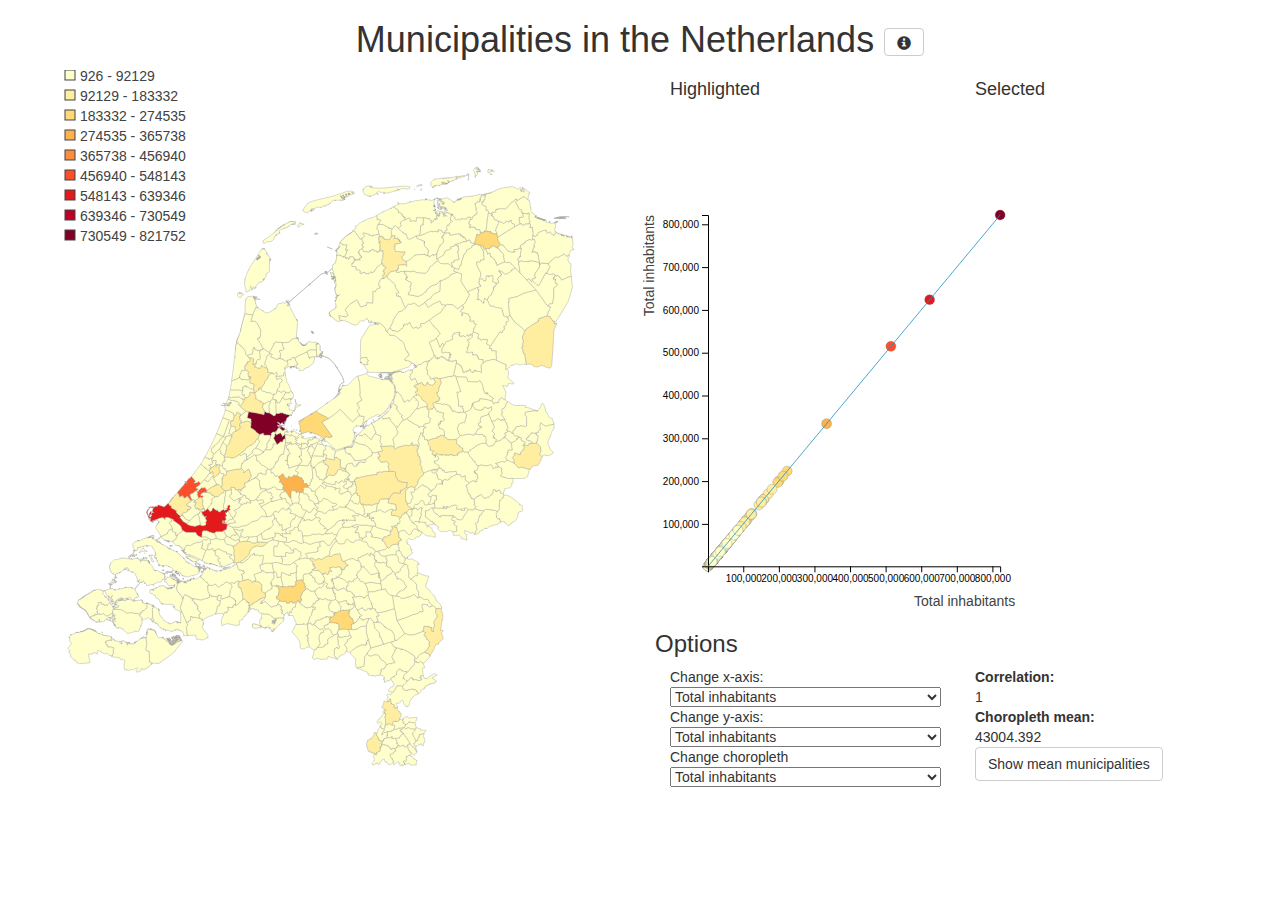
<file: infovis.html>
<html>

<head>
    <title>DataVis</title>
    <link rel="stylesheet" type="text/css" href="style.css">
    <link href="introjs.min.css" rel="stylesheet">
    <link rel="icon" type="image/png" href="favicon.png">

    <script src="js/d3.min.js"></script>
    <script src="js/topojson.v1.min.js"></script>
    <script type="text/javascript" src="d3-extended/d3-extended.js"></script>

    <link rel="stylesheet" href="https://maxcdn.bootstrapcdn.com/bootstrap/3.3.7/css/bootstrap.min.css">
    <script src="https://ajax.googleapis.com/ajax/libs/jquery/3.1.1/jquery.min.js"></script>
    <script src="https://maxcdn.bootstrapcdn.com/bootstrap/3.3.7/js/bootstrap.min.js"></script>

</head>

<body>

    <div class="col-md-12" id="info">
        <div class="col-md-3">
        </div>
        <h1 class="col-md-6 text-center">
            <span data-step="1" data-intro="This web application gives analysts insight in the municipalities in the Netherlands and their attributes. Source: CBS & Kadaster - Wijk- en buurtkaart 2015" data-position='bottom'> Municipalities in the Netherlands </span>
            <a class="btn btn-large btn-default" href="javascript:void(0);" onclick="javascript:introJs().start();"><span class="glyphicon glyphicon-info-sign"></span></a>
        </h1>
        <div class="col-md-3"></div>
    </div>
    <div class="col-md-6">
        <div data-step="2" data-intro="The map gives a visual representation of the municipalities in the Netherlands. You can highlight and select different municipalities by hovering and clicking. The map is always shown through a choropleth of a selected attribute" data-position='right' id="map">
        </div>

    </div>

    <div class="col-md-6">
        <div data-step="3" data-intro="Here the currently highlighted and selected municipalities are shown together with their attributes selected in the scatterplot and the choropleth." data-position='left' id="sel-high">
            <div id="highlighted-g" class="col-md-6">
                <h4>Highlighted</h4>

            </div>
            <div id="selected-g" class="col-md-6">
                <h4>Selected</h4>

            </div>
        </div>
        <div data-step="4" data-intro="The scatterplot visualizes the values for two selected attributes of the municipalities. Outliers can easily be found here. Also the trendline of the two variables is shown." data-position='left' id="scatterplot">
        </div>
        <div id="options">
            <h3>Options</h3>
            <div data-step="5" data-intro="This is a small options menu. Here you can change the attributes for both the choropleth and the scatterplot." data-position='right' id="axes" class="col-md-6">
                <div>Change x-axis:<br/>
                    <select id="select-list-x" class="option-list">
			    </select>
                </div>

                <div>Change y-axis:<br/>
                    <select id="select-list-y" class="option-list">
			    </select>
                </div>

                <div>Change choropleth<br/>
                    <select id="select-choropleth" class="option-list">
			    </select>
                </div>
            </div>

            <div data-step="6" data-intro="Calculated correlation from scatterplot variables." data-position='top' id="correlation" class="col-md-6">
            </div>
            <div data-step="7" data-intro="Average value calculated from choropleth variable." data-position='top' id="average" class="col-md-6">
            </div>
            <div data-step="8" data-intro="This button shows the municipalities that are closest to the mean value of the currently selected choropleth attribute." data-position='top' id="avg_munc" class="col-md-6">
            </div>
            <div id="other-o" class="col-md-6">

            </div>
        </div>


    </div>

    <script src="script.js"></script>
    <script src="functions.js"></script>
    <script type="text/javascript" src="intro.min.js"></script>

</body>
<html>
</file>
<file: style.css>
body {
    font-family: Arial, Helvetica, sans-serif;
}
h1 {
    font-size: 16px;
    font-weight: bold;
}
h2 {
    font-size: 14px;
}
p {
    font-size: 12px;
}
#title {
    position: absolute;
    top: 10px;
    left: 10px;
}
.circle { 
	stroke:#777;
	stroke-width: 0.3;
}
.land {
  stroke: #999;
    stroke-width: 0.4;
}
.highlight {
    fill: #1d91c0;
	stroke: #FFF;
    stroke-width: 2 px;
}
.prov_highlight {
    stroke: #ffffff;
    stroke-width: 2 px;
}
.selected {
    fill: #0c2c84;
	stroke: #FFF;
    stroke-width: 2 px;
}
.avg_sel {
    fill: #7fcdbb;
	stroke: #FFF;
    stroke-width: 2 px;
}
.prov_selected {
    stroke: #ffffff;
    stroke-width: 2 px;
}
.info {
    font-size: 14 px;
    font-weight: bold;
}
.trendline {
	stroke: #1d91c0;
    stroke-width: .8;
}
#map {
	float: left;
}
#scatterplot {
	float: right;
}
.heatmap {

}
#sel-high {
	height: 130px;
}
#selected-g, #highlighted-g {
	font-size:13px;
}
	
.q0-12{fill:rgb(141,211,199)}
.q1-12{fill:rgb(253,155,233)}
.q2-12{fill:rgb(190,186,218)}
.q3-12{fill:rgb(251,128,114)}
.q4-12{fill:rgb(128,177,211)}
.q5-12{fill:rgb(253,180,98)}
.q6-12{fill:rgb(179,222,105)}
.q7-12{fill:rgb(252,205,229)}
.q8-12{fill:rgb(217,217,217)}
.q9-12{fill:rgb(188,128,189)}
.q10-12{fill:rgb(204,235,197)}
.q11-12{fill:rgb(255,237,111)}
</file>
<file: introjs.min.css>
.introjs-overlay{position:absolute;box-sizing:content-box;z-index:999999;background-color:#000;opacity:0;background:-moz-radial-gradient(center,ellipse cover,rgba(0,0,0,0.4) 0,rgba(0,0,0,0.9) 100%);background:-webkit-gradient(radial,center center,0px,center center,100%,color-stop(0%,rgba(0,0,0,0.4)),color-stop(100%,rgba(0,0,0,0.9)));background:-webkit-radial-gradient(center,ellipse cover,rgba(0,0,0,0.4) 0,rgba(0,0,0,0.9) 100%);background:-o-radial-gradient(center,ellipse cover,rgba(0,0,0,0.4) 0,rgba(0,0,0,0.9) 100%);background:-ms-radial-gradient(center,ellipse cover,rgba(0,0,0,0.4) 0,rgba(0,0,0,0.9) 100%);background:radial-gradient(center,ellipse cover,rgba(0,0,0,0.4) 0,rgba(0,0,0,0.9) 100%);filter:"progid:DXImageTransform.Microsoft.gradient(startColorstr='#66000000',endColorstr='#e6000000',GradientType=1)";-ms-filter:"alpha(opacity=50)";filter:alpha(opacity=50);-webkit-transition:all .3s ease-out;-moz-transition:all .3s ease-out;-ms-transition:all .3s ease-out;-o-transition:all .3s ease-out;transition:all .3s ease-out}.introjs-fixParent{z-index:auto!important;opacity:1.0!important;-webkit-transform:none!important;-moz-transform:none!important;-ms-transform:none!important;-o-transform:none!important;transform:none!important}.introjs-showElement,tr.introjs-showElement>td,tr.introjs-showElement>th{z-index:9999999!important}.introjs-disableInteraction{z-index:99999999!important;position:absolute;background-color:white;opacity:0;filter:alpha(opacity=0)}.introjs-relativePosition,tr.introjs-showElement>td,tr.introjs-showElement>th{position:relative}.introjs-helperLayer{box-sizing:content-box;position:absolute;z-index:9999998;background-color:#FFF;background-color:rgba(255,255,255,.9);border:1px solid #777;border:1px solid rgba(0,0,0,.5);border-radius:4px;box-shadow:0 2px 15px rgba(0,0,0,.4);-webkit-transition:all .3s ease-out;-moz-transition:all .3s ease-out;-ms-transition:all .3s ease-out;-o-transition:all .3s ease-out;transition:all .3s ease-out}.introjs-tooltipReferenceLayer{box-sizing:content-box;position:absolute;visibility:hidden;z-index:10000000;background-color:transparent;-webkit-transition:all .3s ease-out;-moz-transition:all .3s ease-out;-ms-transition:all .3s ease-out;-o-transition:all .3s ease-out;transition:all .3s ease-out}.introjs-helperLayer *,.introjs-helperLayer *:before,.introjs-helperLayer *:after{-webkit-box-sizing:content-box;-moz-box-sizing:content-box;-ms-box-sizing:content-box;-o-box-sizing:content-box;box-sizing:content-box}.introjs-helperNumberLayer{box-sizing:content-box;position:absolute;visibility:visible;top:-16px;left:-16px;z-index:9999999999!important;padding:2px;font-family:Arial,verdana,tahoma;font-size:13px;font-weight:bold;color:white;text-align:center;text-shadow:1px 1px 1px rgba(0,0,0,.3);background:#ff3019;background:-webkit-linear-gradient(top,#ff3019 0,#cf0404 100%);background:-webkit-gradient(linear,left top,left bottom,color-stop(0%,#ff3019),color-stop(100%,#cf0404));background:-moz-linear-gradient(top,#ff3019 0,#cf0404 100%);background:-ms-linear-gradient(top,#ff3019 0,#cf0404 100%);background:-o-linear-gradient(top,#ff3019 0,#cf0404 100%);background:linear-gradient(to bottom,#ff3019 0,#cf0404 100%);width:20px;height:20px;line-height:20px;border:3px solid white;border-radius:50%;filter:"progid:DXImageTransform.Microsoft.gradient(startColorstr='#ff3019', endColorstr='#cf0404', GradientType=0)";filter:"progid:DXImageTransform.Microsoft.Shadow(direction=135, strength=2, color=ff0000)";box-shadow:0 2px 5px rgba(0,0,0,.4)}.introjs-arrow{border:5px solid white;content:'';position:absolute}.introjs-arrow.top{top:-10px;border-top-color:transparent;border-right-color:transparent;border-bottom-color:white;border-left-color:transparent}.introjs-arrow.top-right{top:-10px;right:10px;border-top-color:transparent;border-right-color:transparent;border-bottom-color:white;border-left-color:transparent}.introjs-arrow.top-middle{top:-10px;left:50%;margin-left:-5px;border-top-color:transparent;border-right-color:transparent;border-bottom-color:white;border-left-color:transparent}.introjs-arrow.right{right:-10px;top:10px;border-top-color:transparent;border-right-color:transparent;border-bottom-color:transparent;border-left-color:white}.introjs-arrow.right-bottom{bottom:10px;right:-10px;border-top-color:transparent;border-right-color:transparent;border-bottom-color:transparent;border-left-color:white}.introjs-arrow.bottom{bottom:-10px;border-top-color:white;border-right-color:transparent;border-bottom-color:transparent;border-left-color:transparent}.introjs-arrow.left{left:-10px;top:10px;border-top-color:transparent;border-right-color:white;border-bottom-color:transparent;border-left-color:transparent}.introjs-arrow.left-bottom{left:-10px;bottom:10px;border-top-color:transparent;border-right-color:white;border-bottom-color:transparent;border-left-color:transparent}.introjs-tooltip{box-sizing:content-box;position:absolute;visibility:visible;padding:10px;background-color:white;min-width:200px;max-width:300px;border-radius:3px;box-shadow:0 1px 10px rgba(0,0,0,.4);-webkit-transition:opacity .1s ease-out;-moz-transition:opacity .1s ease-out;-ms-transition:opacity .1s ease-out;-o-transition:opacity .1s ease-out;transition:opacity .1s ease-out}.introjs-tooltipbuttons{text-align:right;white-space:nowrap}.introjs-button{box-sizing:content-box;position:relative;overflow:visible;display:inline-block;padding:.3em .8em;border:1px solid #d4d4d4;margin:0;text-decoration:none;text-shadow:1px 1px 0 #fff;font:11px/normal sans-serif;color:#333;white-space:nowrap;cursor:pointer;outline:0;background-color:#ececec;background-image:-webkit-gradient(linear,0 0,0 100%,from(#f4f4f4),to(#ececec));background-image:-moz-linear-gradient(#f4f4f4,#ececec);background-image:-o-linear-gradient(#f4f4f4,#ececec);background-image:linear-gradient(#f4f4f4,#ececec);-webkit-background-clip:padding;-moz-background-clip:padding;-o-background-clip:padding-box;-webkit-border-radius:.2em;-moz-border-radius:.2em;border-radius:.2em;zoom:1;*display:inline;margin-top:10px}.introjs-button:hover{border-color:#bcbcbc;text-decoration:none;box-shadow:0 1px 1px #e3e3e3}.introjs-button:focus,.introjs-button:active{background-image:-webkit-gradient(linear,0 0,0 100%,from(#ececec),to(#f4f4f4));background-image:-moz-linear-gradient(#ececec,#f4f4f4);background-image:-o-linear-gradient(#ececec,#f4f4f4);background-image:linear-gradient(#ececec,#f4f4f4)}.introjs-button::-moz-focus-inner{padding:0;border:0}.introjs-skipbutton{box-sizing:content-box;margin-right:5px;color:#7a7a7a}.introjs-prevbutton{-webkit-border-radius:.2em 0 0 .2em;-moz-border-radius:.2em 0 0 .2em;border-radius:.2em 0 0 .2em;border-right:0}.introjs-prevbutton.introjs-fullbutton{border:1px solid #d4d4d4;-webkit-border-radius:.2em;-moz-border-radius:.2em;border-radius:.2em}.introjs-nextbutton{-webkit-border-radius:0 .2em .2em 0;-moz-border-radius:0 .2em .2em 0;border-radius:0 .2em .2em 0}.introjs-nextbutton.introjs-fullbutton{-webkit-border-radius:.2em;-moz-border-radius:.2em;border-radius:.2em}.introjs-disabled,.introjs-disabled:hover,.introjs-disabled:focus{color:#9a9a9a;border-color:#d4d4d4;box-shadow:none;cursor:default;background-color:#f4f4f4;background-image:none;text-decoration:none}.introjs-hidden{display:none}.introjs-bullets{text-align:center}.introjs-bullets ul{box-sizing:content-box;clear:both;margin:15px auto 0;padding:0;display:inline-block}.introjs-bullets ul li{box-sizing:content-box;list-style:none;float:left;margin:0 2px}.introjs-bullets ul li a{box-sizing:content-box;display:block;width:6px;height:6px;background:#ccc;border-radius:10px;-moz-border-radius:10px;-webkit-border-radius:10px;text-decoration:none;cursor:pointer}.introjs-bullets ul li a:hover{background:#999}.introjs-bullets ul li a.active{background:#999}.introjs-progress{box-sizing:content-box;overflow:hidden;height:10px;margin:10px 0 5px 0;border-radius:4px;background-color:#ecf0f1}.introjs-progressbar{box-sizing:content-box;float:left;width:0;height:100%;font-size:10px;line-height:10px;text-align:center;background-color:#08c}.introjsFloatingElement{position:absolute;height:0;width:0;left:50%;top:50%}.introjs-fixedTooltip{position:fixed}.introjs-hint{box-sizing:content-box;position:absolute;background:transparent;width:20px;height:15px;cursor:pointer}.introjs-hint:focus{border:0;outline:0}.introjs-hidehint{display:none}.introjs-fixedhint{position:fixed}.introjs-hint:hover>.introjs-hint-pulse{border:5px solid rgba(60,60,60,0.57)}.introjs-hint-pulse{box-sizing:content-box;width:10px;height:10px;border:5px solid rgba(60,60,60,0.27);-webkit-border-radius:30px;-moz-border-radius:30px;border-radius:30px;background-color:rgba(136,136,136,0.24);z-index:10;position:absolute;-webkit-transition:all .2s ease-out;-moz-transition:all .2s ease-out;-ms-transition:all .2s ease-out;-o-transition:all .2s ease-out;transition:all .2s ease-out}.introjs-hint-no-anim .introjs-hint-dot{-webkit-animation:none;-moz-animation:none;animation:none}.introjs-hint-dot{box-sizing:content-box;border:10px solid rgba(146,146,146,0.36);background:transparent;-webkit-border-radius:60px;-moz-border-radius:60px;border-radius:60px;height:50px;width:50px;-webkit-animation:introjspulse 3s ease-out;-moz-animation:introjspulse 3s ease-out;animation:introjspulse 3s ease-out;-webkit-animation-iteration-count:infinite;-moz-animation-iteration-count:infinite;animation-iteration-count:infinite;position:absolute;top:-25px;left:-25px;z-index:1;opacity:0}@-moz-keyframes introjspulse{0%{-moz-transform:scale(0);opacity:.0}25%{-moz-transform:scale(0);opacity:.1}50%{-moz-transform:scale(0.1);opacity:.3}75%{-moz-transform:scale(0.5);opacity:.5}100%{-moz-transform:scale(1);opacity:.0}}@-webkit-keyframes introjspulse{0%{-webkit-transform:scale(0);opacity:.0}25%{-webkit-transform:scale(0);opacity:.1}50%{-webkit-transform:scale(0.1);opacity:.3}75%{-webkit-transform:scale(0.5);opacity:.5}100%{-webkit-transform:scale(1);opacity:.0}}
</file>
